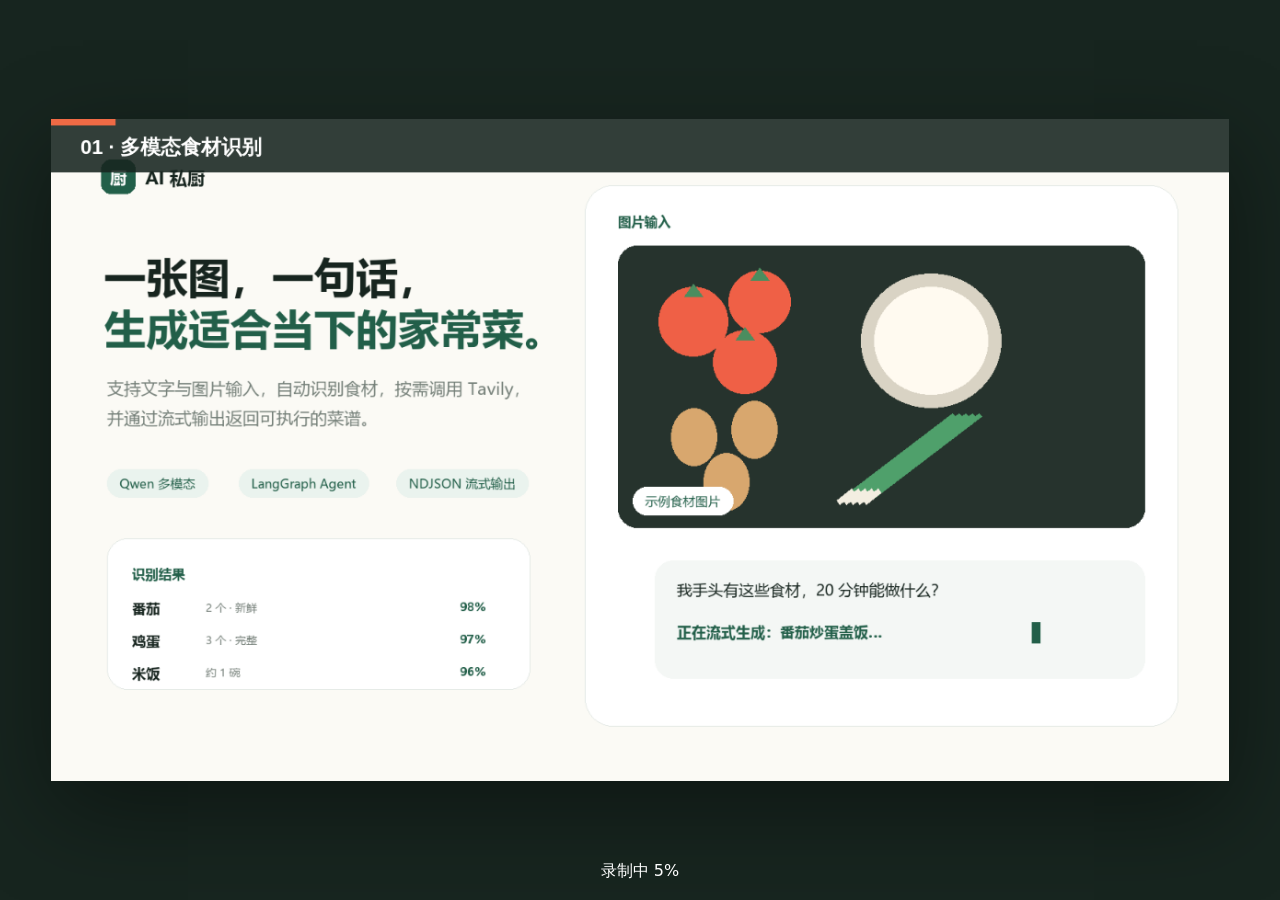
<file: scripts/demo_recorder.html>
<!doctype html>
<html lang="zh-CN">
<meta charset="utf-8">
<title>AI 私厨 README 视频生成器</title>
<style>
  body { margin: 0; display: grid; min-height: 100vh; place-items: center; background: #17251f; color: white; font: 16px system-ui; }
  canvas { width: min(92vw, 1280px); box-shadow: 0 30px 90px #0006; }
  #status { position: fixed; bottom: 18px; }
</style>
<canvas id="stage" width="1280" height="720"></canvas>
<div id="status">正在准备素材…</div>
<script>
const canvas = document.querySelector('#stage');
const ctx = canvas.getContext('2d');
const status = document.querySelector('#status');
const sources = [
  ['/docs/demo/product-overview.png', '01 · 多模态食材识别'],
  ['/docs/demo/architecture.png', '02 · LangGraph 工具决策与数据链路'],
  ['/docs/demo/observability.png', '03 · LangSmith 可观测与 PostgreSQL 记忆'],
  ['/docs/demo/ai-private-chef-demo.gif', '04 · NDJSON 流式菜谱生成'],
];

function loadImage(src) {
  return new Promise((resolve, reject) => {
    const image = new Image();
    image.onload = () => resolve(image);
    image.onerror = reject;
    image.src = src;
  });
}

function cover(image) {
  const scale = Math.max(canvas.width / image.naturalWidth, canvas.height / image.naturalHeight);
  const width = image.naturalWidth * scale;
  const height = image.naturalHeight * scale;
  ctx.drawImage(image, (canvas.width - width) / 2, (canvas.height - height) / 2, width, height);
}

Promise.all(sources.map(async ([src, label]) => [await loadImage(src), label])).then(async items => {
  const stream = canvas.captureStream(30);
  const recorder = new MediaRecorder(stream, { mimeType: 'video/webm;codecs=vp9', videoBitsPerSecond: 5000000 });
  const chunks = [];
  recorder.ondataavailable = event => { if (event.data.size) chunks.push(event.data); };
  recorder.onstop = async () => {
    status.textContent = '正在保存视频…';
    const blob = new Blob(chunks, { type: 'video/webm' });
    const response = await fetch('/save-video', { method: 'POST', headers: { 'Content-Type': 'video/webm' }, body: blob });
    status.textContent = response.ok ? `完成：${(blob.size / 1024 / 1024).toFixed(2)} MB` : '保存失败';
    document.title = response.ok ? 'VIDEO_READY' : 'VIDEO_FAILED';
  };

  recorder.start(1000);
  const started = performance.now();
  const duration = 21000;
  function render(now) {
    const elapsed = Math.max(0, Math.min(duration, now - started));
    const sceneLength = duration / items.length;
    const index = Math.min(items.length - 1, Math.floor(elapsed / sceneLength));
    const [image, label] = items[index];
    ctx.fillStyle = '#ffffff';
    ctx.fillRect(0, 0, canvas.width, canvas.height);
    cover(image);
    ctx.fillStyle = 'rgba(23,37,31,.88)';
    ctx.fillRect(0, 0, canvas.width, 58);
    ctx.fillStyle = '#ffffff';
    ctx.font = '600 22px Microsoft YaHei, sans-serif';
    ctx.fillText(label, 32, 38);
    ctx.fillStyle = '#ef6a45';
    ctx.fillRect(0, 0, canvas.width * elapsed / duration, 7);
    status.textContent = `录制中 ${Math.round(elapsed / duration * 100)}%`;
    if (elapsed < duration) requestAnimationFrame(render);
    else recorder.stop();
  }
  requestAnimationFrame(render);
});
</script>
</html>
</file>
